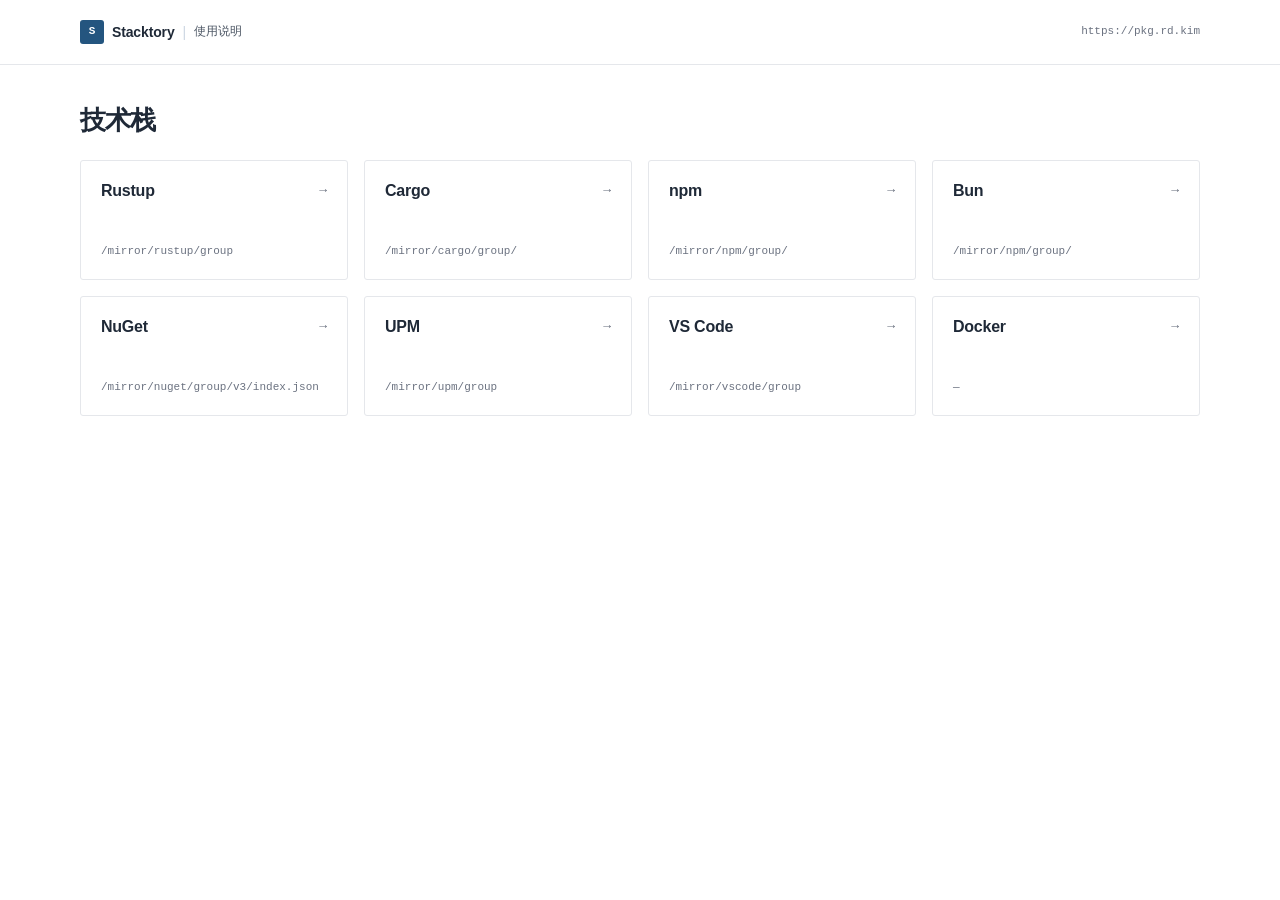
<file: docs/archive/mockups/2026-10-22-source-config/index.html>
<!doctype html>
<html lang="zh-CN">
<head>
  <meta charset="utf-8">
  <meta name="viewport" content="width=device-width, initial-scale=1">
  <title>Stacktory | 使用说明</title>
  <link rel="stylesheet" href="preview.css">
  <script src="preview.js" defer></script>
</head>
<body>
  <a class="skip-link" href="#main">跳到主要内容</a>

  <header class="topbar">
    <div class="topbar-inner">
      <div class="brandline">
        <a class="brand" href="landing.html" aria-label="Stacktory 首页">
          <span class="brand-mark" aria-hidden="true">S</span>
          <span class="brand-name">Stacktory</span>
        </a>
        <span class="separator" aria-hidden="true">|</span>
        <span class="page-path">使用说明</span>
      </div>
      <div class="service">
        <code>https://pkg.rd.kim</code>
      </div>
    </div>
  </header>

  <div class="app-shell app-shell-index">
    <main id="main" class="main">
      <h1 class="index-title">技术栈</h1>
      <section class="stack-grid" aria-label="技术栈">
        <a class="stack-card" href="cargo.html">
          <div class="stack-card-top">
            <h2>Rustup</h2>
            <span class="stack-arrow" aria-hidden="true">→</span>
          </div>
          <code class="stack-path">/mirror/rustup/group</code>
        </a>
        <a class="stack-card" href="cargo.html">
          <div class="stack-card-top">
            <h2>Cargo</h2>
            <span class="stack-arrow" aria-hidden="true">→</span>
          </div>
          <code class="stack-path">/mirror/cargo/group/</code>
        </a>
        <a class="stack-card" href="cargo.html">
          <div class="stack-card-top">
            <h2>npm</h2>
            <span class="stack-arrow" aria-hidden="true">→</span>
          </div>
          <code class="stack-path">/mirror/npm/group/</code>
        </a>
        <a class="stack-card" href="cargo.html">
          <div class="stack-card-top">
            <h2>Bun</h2>
            <span class="stack-arrow" aria-hidden="true">→</span>
          </div>
          <code class="stack-path">/mirror/npm/group/</code>
        </a>
        <a class="stack-card" href="cargo.html">
          <div class="stack-card-top">
            <h2>NuGet</h2>
            <span class="stack-arrow" aria-hidden="true">→</span>
          </div>
          <code class="stack-path">/mirror/nuget/group/v3/index.json</code>
        </a>
        <a class="stack-card" href="cargo.html">
          <div class="stack-card-top">
            <h2>UPM</h2>
            <span class="stack-arrow" aria-hidden="true">→</span>
          </div>
          <code class="stack-path">/mirror/upm/group</code>
        </a>
        <a class="stack-card" href="cargo.html">
          <div class="stack-card-top">
            <h2>VS Code</h2>
            <span class="stack-arrow" aria-hidden="true">→</span>
          </div>
          <code class="stack-path">/mirror/vscode/group</code>
        </a>
        <a class="stack-card" href="cargo.html">
          <div class="stack-card-top">
            <h2>Docker</h2>
            <span class="stack-arrow" aria-hidden="true">→</span>
          </div>
          <code class="stack-path">—</code>
        </a>
      </section>
    </main>
  </div>
</body>
</html>
</file>
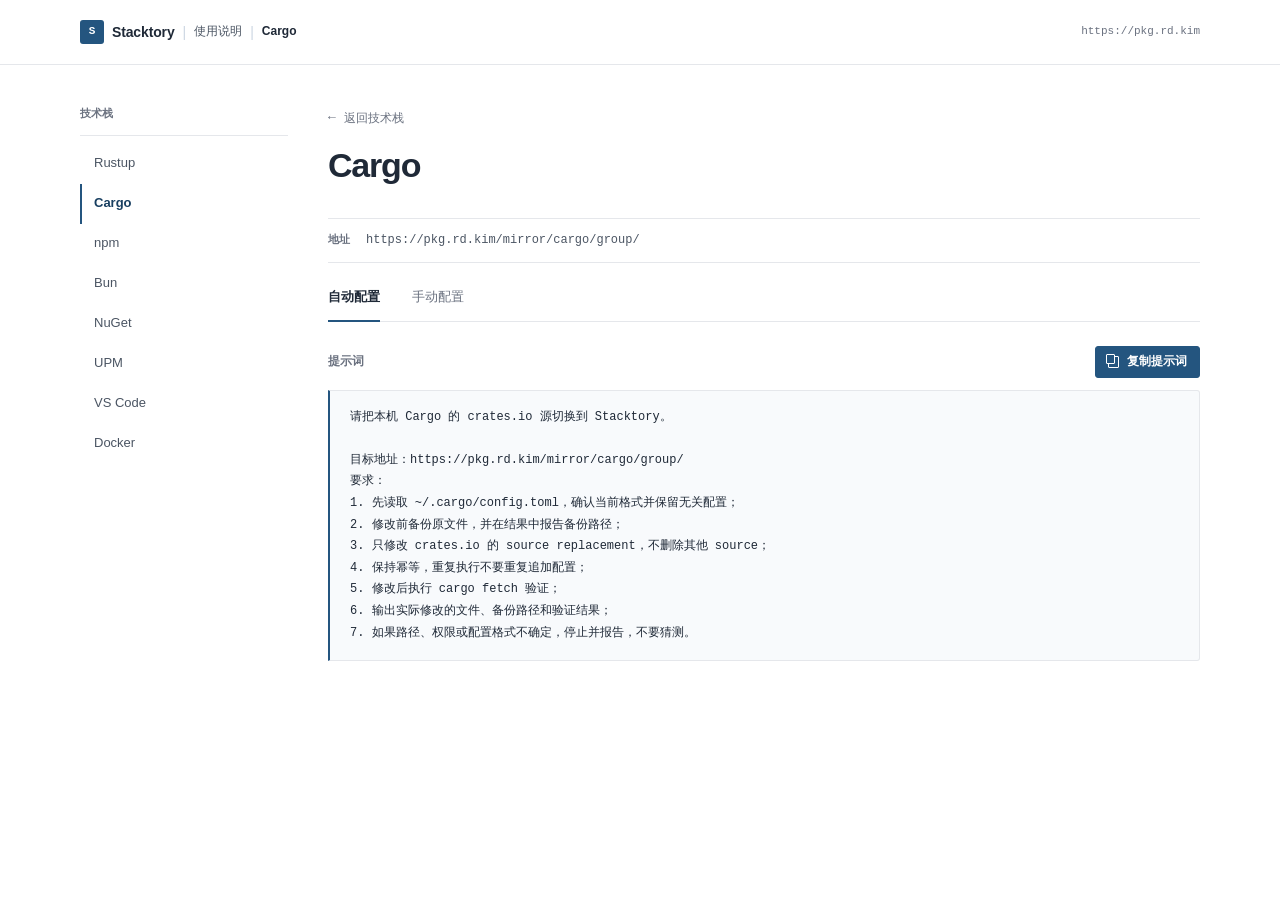
<file: docs/archive/mockups/2026-10-22-source-config/cargo.html>
<!doctype html>
<html lang="zh-CN">
<head>
  <meta charset="utf-8">
  <meta name="viewport" content="width=device-width, initial-scale=1">
  <title>Stacktory | 使用说明 | Cargo</title>
  <link rel="stylesheet" href="preview.css">
  <script src="preview.js" defer></script>
</head>
<body>
  <a class="skip-link" href="#main">跳到主要内容</a>

  <header class="topbar">
    <div class="topbar-inner">
      <div class="brandline">
        <a class="brand" href="landing.html" aria-label="Stacktory 首页">
          <span class="brand-mark" aria-hidden="true">S</span>
          <span class="brand-name">Stacktory</span>
        </a>
        <span class="separator" aria-hidden="true">|</span>
        <span class="page-path">使用说明</span>
        <span class="separator" aria-hidden="true">|</span>
        <span class="page-path page-path-current">Cargo</span>
      </div>
      <div class="service">
        <code>https://pkg.rd.kim</code>
      </div>
    </div>
  </header>

  <div class="app-shell">
    <aside class="sidebar" aria-label="技术栈导航">
      <div class="side-head">
        <span>技术栈</span>
      </div>
      <nav class="stack-nav">
        <a href="cargo.html">Rustup</a>
        <a href="cargo.html" aria-current="page">Cargo</a>
        <a href="cargo.html">npm</a>
        <a href="cargo.html">Bun</a>
        <a href="cargo.html">NuGet</a>
        <a href="cargo.html">UPM</a>
        <a href="cargo.html">VS Code</a>
        <a href="cargo.html">Docker</a>
      </nav>
    </aside>

    <main id="main" class="main">
      <div class="detail-header">
        <a class="back-link" href="index.html"><span aria-hidden="true">←</span> 返回技术栈</a>
        <h1>Cargo</h1>
      </div>

      <section class="endpoint-panel" aria-labelledby="endpoint-title">
        <div class="endpoint-label" id="endpoint-title">地址</div>
        <code class="endpoint-code">https://pkg.rd.kim/mirror/cargo/group/</code>
      </section>

      <section class="content-panel config-panel" aria-label="Cargo 配置方式">
        <div class="mode-switch" role="tablist" aria-label="配置方式">
          <button class="mode-tab" id="tab-auto" type="button" role="tab" aria-selected="true" aria-controls="panel-auto" tabindex="0">自动配置</button>
          <button class="mode-tab" id="tab-manual" type="button" role="tab" aria-selected="false" aria-controls="panel-manual" tabindex="-1">手动配置</button>
        </div>

        <div class="tab-panel prompt-panel" id="panel-auto" role="tabpanel" aria-labelledby="tab-auto" tabindex="0">
          <div class="panel-head">
            <h2>提示词</h2>
            <button class="copy-button" type="button" data-copy-target="prompt-cargo">
              <span class="copy-icon" aria-hidden="true"></span>
              <span class="button-label">复制提示词</span>
            </button>
          </div>
          <pre id="prompt-cargo"><code>请把本机 Cargo 的 crates.io 源切换到 Stacktory。

目标地址：https://pkg.rd.kim/mirror/cargo/group/
要求：
1. 先读取 ~/.cargo/config.toml，确认当前格式并保留无关配置；
2. 修改前备份原文件，并在结果中报告备份路径；
3. 只修改 crates.io 的 source replacement，不删除其他 source；
4. 保持幂等，重复执行不要重复追加配置；
5. 修改后执行 cargo fetch 验证；
6. 输出实际修改的文件、备份路径和验证结果；
7. 如果路径、权限或配置格式不确定，停止并报告，不要猜测。</code></pre>
          <div class="copy-status" id="copy-status" aria-live="polite"></div>
        </div>

        <div class="tab-panel" id="panel-manual" role="tabpanel" aria-labelledby="tab-manual" tabindex="0" hidden>
          <div class="panel-head">
            <h2>配置</h2>
            <code class="file-path">~/.cargo/config.toml</code>
          </div>
          <pre class="config-snippet"><code>[source.crates-io]
replace-with = "stacktory"

[source.stacktory]
registry = "sparse+https://pkg.rd.kim/mirror/cargo/group/"</code></pre>
        </div>
      </section>
    </main>
  </div>
</body>
</html>
</file>
<file: docs/archive/mockups/2026-10-22-source-config/preview.css>
:root {
  color-scheme: light;

  --color-bg: #ffffff;
  --color-surface: #ffffff;
  --color-surface-subtle: #f8fafc;
  --color-text: #1f2937;
  --color-text-soft: #4b5563;
  --color-muted: #6b7280;
  --color-line: #e5e7eb;
  --color-line-strong: #cbd5e1;
  --color-accent: #24557f;
  --color-accent-strong: #183f61;
  --color-accent-light: #9fc2df;
  --color-selection: #dbeafe;
  --color-panel: #17212b;
  --color-panel-text: #f1f4f7;
  --color-panel-muted: #9aa7b2;
  --color-panel-line: #313d49;

  --space-2: 8px;
  --space-3: 12px;
  --space-4: 16px;
  --space-5: 20px;
  --space-6: 24px;
  --space-8: 32px;
  --space-10: 40px;
  --space-12: 48px;
  --space-16: 64px;
  --space-20: 80px;

  --size-layout: 1200px;
  --size-gutter: 40px;
  --size-gap: 40px;
  --size-header: 64px;
  --size-sidebar: 208px;
  --size-brand: 24px;
  --size-control: 32px;
  --size-control-lg: 40px;
  --size-card: 120px;
  --size-preview: 560px;
  --size-content: 960px;
  --size-hero: 860px;

  --text-xs: 11px;
  --text-sm: 12px;
  --text-md: 13px;
  --text-base: 14px;
  --text-lg: 16px;
  --text-xl: 20px;
  --text-2xl: 26px;
  --text-3xl: 34px;
  --text-4xl: 48px;
  --text-5xl: 56px;
  --text-6xl: 64px;
  --text-7xl: 72px;

  --weight-regular: 400;
  --weight-medium: 500;
  --weight-semibold: 600;
  --weight-bold: 700;

  --leading-tight: 1.2;
  --leading-display: 1.08;
  --leading-normal: 1.6;
  --leading-code: 1.8;

  --radius: 3px;
  --font-sans: "Segoe UI Variable", "Segoe UI", "Microsoft YaHei UI", "PingFang SC", sans-serif;
  --font-mono: "Cascadia Code", "SFMono-Regular", Consolas, "Liberation Mono", monospace;
}

* {
  box-sizing: border-box;
}

html {
  scroll-behavior: smooth;
}

body {
  margin: 0;
  background: var(--color-bg);
  color: var(--color-text);
  font-family: var(--font-sans);
  font-size: var(--text-base);
  line-height: var(--leading-normal);
  -webkit-font-smoothing: antialiased;
}

a {
  color: inherit;
}

button {
  font: inherit;
}

code {
  font-family: var(--font-mono);
}

h1,
h2 {
  margin: 0;
  overflow-wrap: anywhere;
}

::selection {
  background: var(--color-selection);
  color: var(--color-text);
}

.skip-link {
  position: fixed;
  top: var(--space-2);
  left: var(--space-3);
  z-index: 30;
  padding: var(--space-2) var(--space-3);
  border-radius: var(--radius);
  background: var(--color-accent-strong);
  color: var(--color-bg);
  font-size: var(--text-sm);
  text-decoration: none;
  transform: translateY(-160%);
}

.skip-link:focus {
  transform: translateY(0);
}

.topbar {
  position: sticky;
  top: 0;
  z-index: 20;
  border-bottom: 1px solid var(--color-line);
  background: var(--color-bg);
}

.topbar-inner {
  display: flex;
  align-items: center;
  justify-content: space-between;
  gap: var(--space-6);
  width: min(var(--size-layout), 100%);
  min-height: var(--size-header);
  margin: 0 auto;
  padding: var(--space-2) var(--size-gutter);
}

.brandline {
  display: flex;
  align-items: center;
  gap: var(--space-2);
  min-width: 0;
  white-space: nowrap;
}

.brand {
  display: inline-flex;
  align-items: center;
  gap: var(--space-2);
  text-decoration: none;
}

.brand-mark {
  display: grid;
  place-items: center;
  width: var(--size-brand);
  height: var(--size-brand);
  border-radius: var(--radius);
  background: var(--color-accent);
  color: var(--color-bg);
  font-family: var(--font-mono);
  font-size: var(--text-xs);
  font-weight: var(--weight-bold);
}

.brand-name {
  font-size: var(--text-base);
  font-weight: var(--weight-bold);
  letter-spacing: -0.01em;
}

.separator {
  color: var(--color-line-strong);
}

.page-path {
  color: var(--color-text-soft);
  font-size: var(--text-sm);
  font-weight: var(--weight-medium);
}

.page-path-current {
  color: var(--color-text);
  font-weight: var(--weight-semibold);
}

.service {
  min-width: 0;
  white-space: nowrap;
}

.service code {
  display: block;
  overflow: hidden;
  color: var(--color-muted);
  font-size: var(--text-xs);
  text-overflow: ellipsis;
}

.app-shell {
  display: grid;
  grid-template-columns: var(--size-sidebar) minmax(0, 1fr);
  align-items: start;
  gap: var(--size-gap);
  width: min(var(--size-layout), 100%);
  margin: 0 auto;
  padding: var(--space-10) var(--size-gutter) var(--space-20);
}

.app-shell-index {
  display: block;
}

.sidebar {
  position: sticky;
  top: calc(var(--size-header) + var(--space-6));
}

.side-head {
  padding-bottom: var(--space-3);
  border-bottom: 1px solid var(--color-line);
  color: var(--color-muted);
  font-size: var(--text-xs);
  font-weight: var(--weight-semibold);
}

.stack-nav {
  display: flex;
  flex-direction: column;
  padding-top: var(--space-2);
}

.stack-nav a {
  display: flex;
  align-items: center;
  min-height: var(--space-10);
  padding: var(--space-2) var(--space-3);
  border-left: 2px solid transparent;
  color: var(--color-text-soft);
  font-size: var(--text-md);
  font-weight: var(--weight-medium);
  text-decoration: none;
  transition: border-color 130ms ease, color 130ms ease;
}

.stack-nav a:hover {
  border-left-color: var(--color-line-strong);
  color: var(--color-accent-strong);
}

.stack-nav a[aria-current="page"] {
  border-left-color: var(--color-accent);
  color: var(--color-accent-strong);
  font-weight: var(--weight-semibold);
}

.brand:focus-visible,
.back-link:focus-visible,
.stack-nav a:focus-visible,
.stack-card:focus-visible,
.mode-tab:focus-visible,
.copy-button:focus-visible {
  outline: 2px solid var(--color-accent);
  outline-offset: 2px;
}

.main {
  min-width: 0;
}

.index-title {
  margin-bottom: var(--space-6);
  font-size: var(--text-2xl);
  font-weight: var(--weight-bold);
  letter-spacing: -0.03em;
  line-height: var(--leading-tight);
}

.stack-grid {
  display: grid;
  grid-template-columns: repeat(4, minmax(0, 1fr));
  gap: var(--space-4);
}

.stack-card {
  display: flex;
  flex-direction: column;
  min-height: var(--size-card);
  padding: var(--space-5);
  border: 1px solid var(--color-line);
  border-radius: var(--radius);
  background: var(--color-surface);
  text-decoration: none;
  transition: border-color 130ms ease, background-color 130ms ease;
}

.stack-card:hover {
  border-color: var(--color-line-strong);
  background: var(--color-surface-subtle);
}

.stack-card-top {
  display: flex;
  align-items: flex-start;
  justify-content: space-between;
  gap: var(--space-3);
}

.stack-card h2 {
  font-size: var(--text-lg);
  font-weight: var(--weight-semibold);
  letter-spacing: -0.015em;
  line-height: var(--leading-tight);
}

.stack-arrow {
  color: var(--color-muted);
  font-family: var(--font-mono);
  font-size: var(--text-md);
  transition: color 130ms ease, transform 130ms ease;
}

.stack-card:hover .stack-arrow {
  color: var(--color-accent);
  transform: translateX(2px);
}

.stack-path {
  margin-top: auto;
  padding-top: var(--space-3);
  color: var(--color-muted);
  font-size: var(--text-xs);
  line-height: 1.5;
  overflow-wrap: anywhere;
}

.back-link {
  display: inline-flex;
  align-items: center;
  gap: var(--space-2);
  margin-bottom: var(--space-4);
  color: var(--color-muted);
  font-size: var(--text-sm);
  font-weight: var(--weight-medium);
  text-decoration: none;
}

.back-link:hover {
  color: var(--color-accent-strong);
}

.back-link span {
  font-family: var(--font-mono);
  font-size: var(--text-md);
}

.detail-header {
  padding-bottom: var(--space-4);
}

.detail-header h1 {
  margin-bottom: var(--space-4);
  font-size: var(--text-3xl);
  font-weight: var(--weight-bold);
  letter-spacing: -0.035em;
  line-height: var(--leading-tight);
}

.endpoint-panel {
  display: flex;
  align-items: baseline;
  gap: var(--space-4);
  margin-bottom: var(--space-6);
  padding: var(--space-3) 0;
  border-top: 1px solid var(--color-line);
  border-bottom: 1px solid var(--color-line);
}

.endpoint-label {
  flex: 0 0 auto;
  color: var(--color-muted);
  font-size: var(--text-xs);
  font-weight: var(--weight-semibold);
}

.endpoint-code {
  min-width: 0;
  color: var(--color-text-soft);
  font-size: var(--text-sm);
  overflow-wrap: anywhere;
}

.content-panel {
  padding: 0;
  border: 0;
  background: transparent;
}

.mode-switch {
  display: flex;
  gap: var(--space-8);
  margin-bottom: var(--space-6);
  border-bottom: 1px solid var(--color-line);
}

.mode-tab {
  margin-bottom: -1px;
  padding: 0 0 var(--space-3);
  border: 0;
  border-bottom: 2px solid transparent;
  border-radius: 0;
  background: transparent;
  color: var(--color-muted);
  cursor: pointer;
  font-size: var(--text-md);
  font-weight: var(--weight-medium);
}

.mode-tab:hover {
  color: var(--color-text-soft);
}

.mode-tab[aria-selected="true"] {
  border-bottom-color: var(--color-accent);
  color: var(--color-text);
  font-weight: var(--weight-semibold);
}

.tab-panel[hidden] {
  display: none;
}

.panel-head {
  display: flex;
  align-items: center;
  justify-content: space-between;
  gap: var(--space-4);
  padding-bottom: var(--space-3);
}

.content-panel h2 {
  color: var(--color-muted);
  font-size: var(--text-sm);
  font-weight: var(--weight-semibold);
}

.file-path {
  max-width: 58%;
  overflow: hidden;
  color: var(--color-muted);
  font-size: var(--text-xs);
  font-weight: var(--weight-regular);
  text-overflow: ellipsis;
  white-space: nowrap;
}

.copy-button {
  display: inline-flex;
  align-items: center;
  justify-content: center;
  gap: var(--space-2);
  min-height: var(--size-control);
  padding: 0 var(--space-3);
  border: 1px solid var(--color-accent);
  border-radius: var(--radius);
  background: var(--color-accent);
  color: var(--color-bg);
  cursor: pointer;
  font-size: var(--text-sm);
  font-weight: var(--weight-semibold);
  white-space: nowrap;
  transition: background-color 130ms ease, border-color 130ms ease;
}

.copy-button:hover {
  border-color: var(--color-accent-strong);
  background: var(--color-accent-strong);
}

.copy-icon {
  position: relative;
  width: 11px;
  height: 12px;
  border: 1px solid currentColor;
  border-radius: 1px;
}

.copy-icon::before {
  position: absolute;
  top: -3px;
  left: -3px;
  width: 7px;
  height: 8px;
  border: 1px solid currentColor;
  border-radius: 1px;
  background: var(--color-accent);
  content: "";
}

.copy-button:hover .copy-icon::before {
  background: var(--color-accent-strong);
}

.prompt-panel pre,
.config-snippet {
  width: 100%;
  max-width: 100%;
  min-width: 0;
  margin: 0;
  padding: var(--space-4) var(--space-5);
  border: 1px solid var(--color-line);
  border-left: 2px solid var(--color-accent);
  border-radius: 0 var(--radius) var(--radius) 0;
  background: var(--color-surface-subtle);
  color: var(--color-text);
  font-family: var(--font-mono);
  font-size: var(--text-sm);
  line-height: var(--leading-code);
  overflow-wrap: anywhere;
  white-space: pre-wrap;
}

.copy-status {
  min-height: var(--space-4);
  margin-top: var(--space-2);
  color: var(--color-accent);
  font-size: var(--text-xs);
  font-weight: var(--weight-medium);
}

@media (max-width: 960px) {
  :root {
    --size-gutter: 24px;
    --size-gap: 32px;
  }

  .stack-grid {
    grid-template-columns: repeat(2, minmax(0, 1fr));
  }
}

@media (prefers-reduced-motion: reduce) {
  * {
    scroll-behavior: auto !important;
    transition: none !important;
  }
}
</file>
